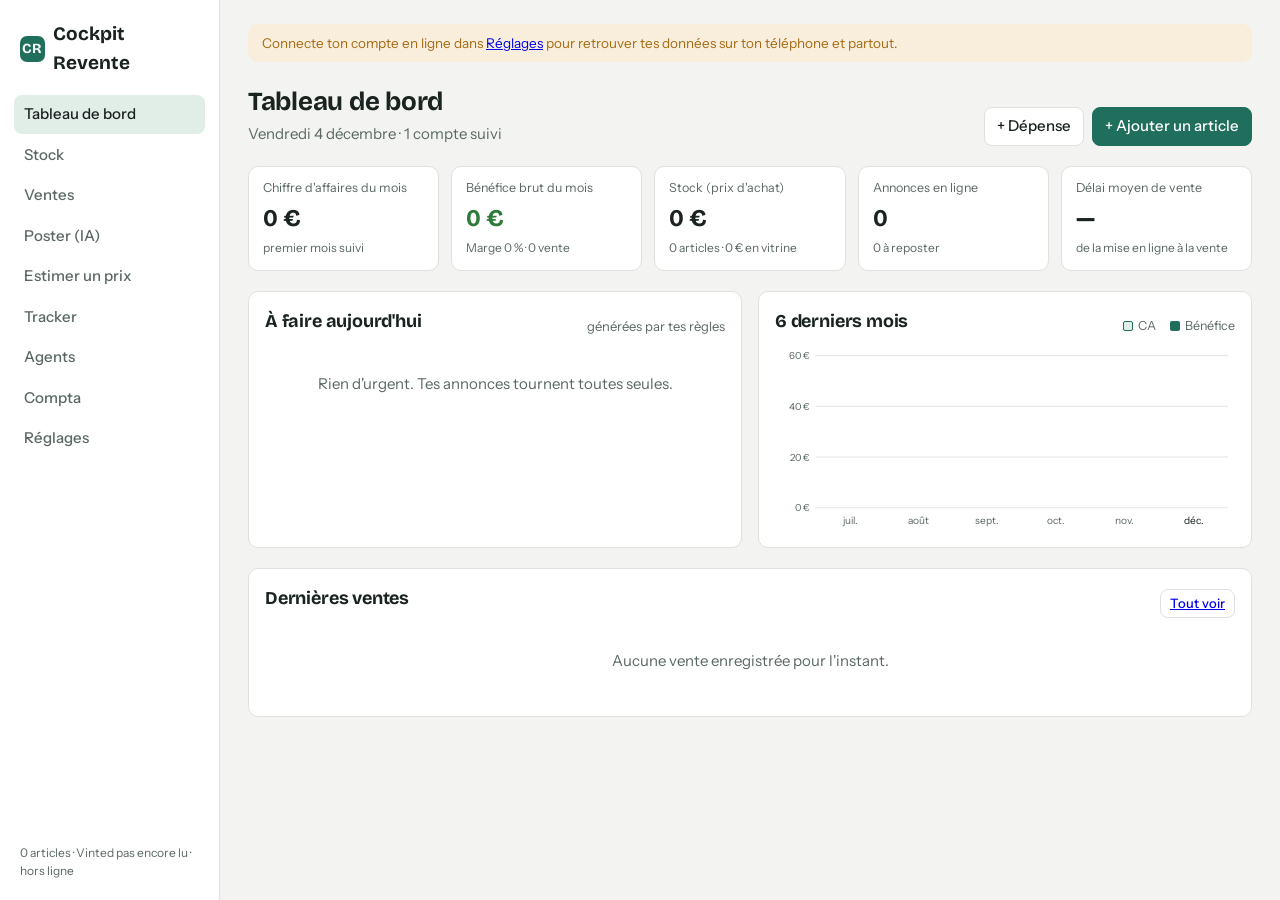
<file: extension/index.html>
<!DOCTYPE html>
<html lang="fr">
<head>
<meta charset="utf-8">
<meta name="viewport" content="width=device-width, initial-scale=1">
<title>Cockpit Revente</title>
<link rel="preconnect" href="https://fonts.googleapis.com">
<link rel="preconnect" href="https://fonts.gstatic.com" crossorigin>
<link href="https://fonts.googleapis.com/css2?family=Bricolage+Grotesque:opsz,wght@12..96,500;12..96,700&family=Instrument+Sans:wght@400;500;600&display=swap" rel="stylesheet">
<link rel="stylesheet" href="style.css">
</head>
<body>
<div class="app">
  <aside class="side">
    <div class="brand"><i>CR</i><span>Cockpit Revente</span></div>
    <nav id="nav"></nav>
    <div class="foot" id="syncState">Chargement…</div>
  </aside>
  <main id="main"></main>
</div>
<div id="modal"></div>
<input type="file" id="importIn" accept="application/json,.json" hidden>
<script src="sync-merge.js"></script>
<script src="cloud.js"></script>
<script src="app.js"></script>
</body>
</html>
</file>
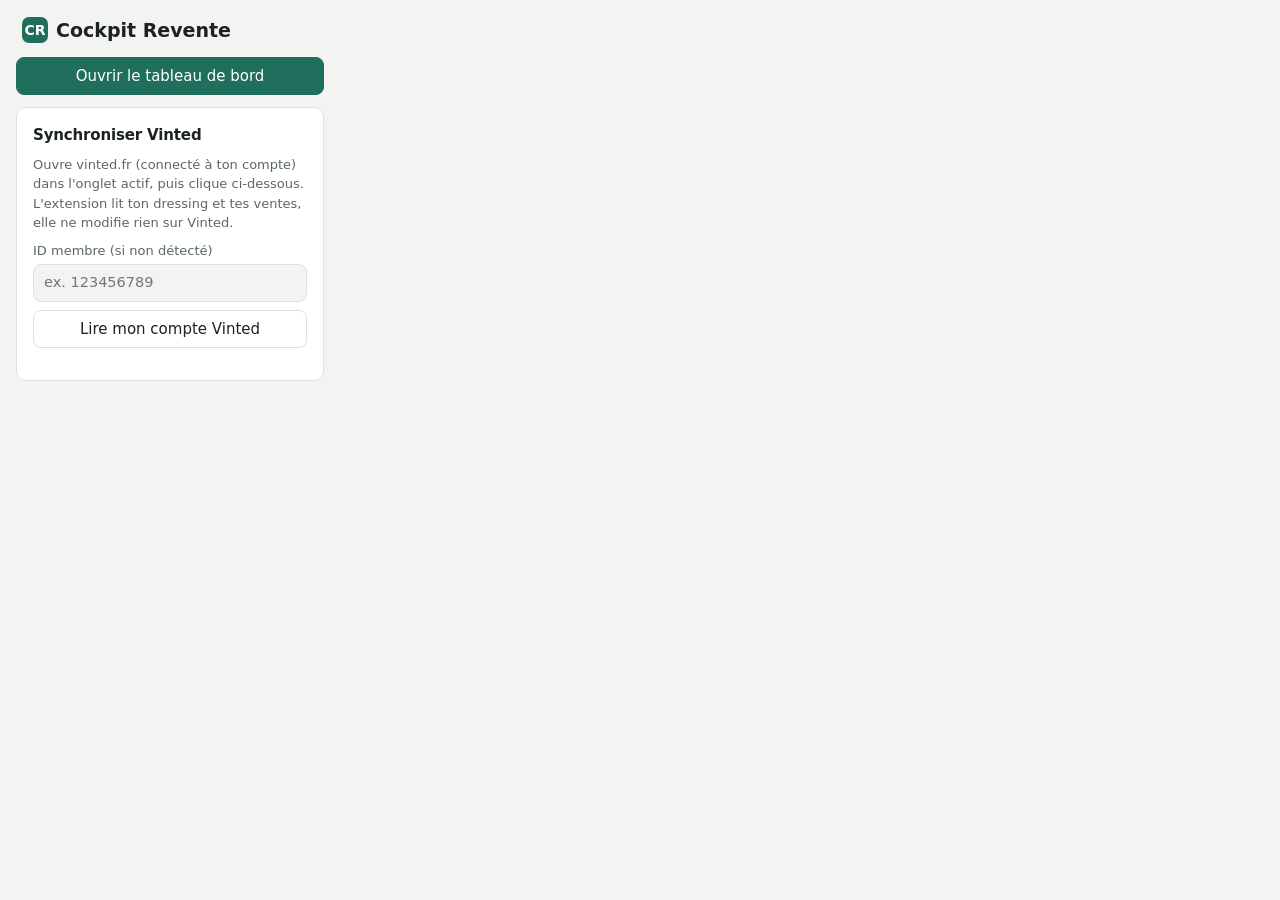
<file: extension/popup.html>
<!DOCTYPE html>
<html lang="fr">
<head>
<meta charset="utf-8">
<title>Cockpit Revente</title>
<link rel="stylesheet" href="style.css">
<style>
  body{width:340px;padding:16px;display:flex;flex-direction:column;gap:12px;height:auto}
  #log{font:12px/1.4 ui-monospace,Consolas,monospace;background:var(--bg);border:1px solid var(--line);border-radius:8px;padding:8px;max-height:160px;overflow:auto;white-space:pre-wrap;display:none}
  .btn{justify-content:center}
</style>
</head>
<body>
  <div class="brand"><i>CR</i><span>Cockpit Revente</span></div>
  <button class="btn pri" id="open">Ouvrir le tableau de bord</button>
  <div class="card" style="display:flex;flex-direction:column;gap:8px">
    <h3>Synchroniser Vinted</h3>
    <p class="note" id="hint" style="margin:0">Ouvre vinted.fr (connecté à ton compte) dans l'onglet actif, puis clique ci-dessous. L'extension lit ton dressing et tes ventes, elle ne modifie rien sur Vinted.</p>
    <label class="f">ID membre (si non détecté)<input type="text" id="uid" placeholder="ex. 123456789"></label>
    <button class="btn" id="sync">Lire mon compte Vinted</button>
    <p class="note" id="status" style="margin:0"></p>
    <div id="log"></div>
    <button class="btn sm ghost" id="copyLog" style="display:none">Copier le rapport</button>
    <p class="note" id="auto" style="margin:0"></p>
  </div>
<script src="sync-merge.js"></script>
<script src="cloud.js"></script>
<script src="vinted-read.js"></script>
<script src="popup.js"></script>
</body>
</html>
</file>
<file: extension/style.css>
/* Layout : barre latérale fixe + espace de travail ; tout est pensé comme un poste de pilotage de revendeur */
:root{
  --bg:#f3f4f1; --surface:#ffffff; --ink:#1a2320; --muted:#5b6862; --line:#dde2dc;
  --accent:#1f6f5c; --accent-ink:#ffffff; --accent-soft:#e1eee8;
  --good:#2d7a3a; --good-soft:#e3f1e5; --warn:#a86a12; --warn-soft:#f8eedb; --bad:#b83a2e; --bad-soft:#f8e3e0; --info:#2f5f9e; --info-soft:#e3ebf6;
  --f-display:"Bricolage Grotesque",ui-sans-serif,system-ui,sans-serif;
  --f-body:"Instrument Sans",ui-sans-serif,system-ui,-apple-system,"Segoe UI",sans-serif;
  --r:10px; color-scheme:light;
}
@media (prefers-color-scheme: dark){
  :root:not([data-theme="light"]){
    --bg:#111614; --surface:#19201d; --ink:#e6ece8; --muted:#97a59e; --line:#2a3430;
    --accent:#52b597; --accent-ink:#0d1a15; --accent-soft:#1d3830;
    --good:#6cc07a; --good-soft:#1c3122; --warn:#e0a54a; --warn-soft:#352a17; --bad:#ec7b6e; --bad-soft:#3a201c; --info:#7fa9e6; --info-soft:#1c2a3e;
    color-scheme:dark;
  }
}
:root[data-theme="dark"]{
  --bg:#111614; --surface:#19201d; --ink:#e6ece8; --muted:#97a59e; --line:#2a3430;
  --accent:#52b597; --accent-ink:#0d1a15; --accent-soft:#1d3830;
  --good:#6cc07a; --good-soft:#1c3122; --warn:#e0a54a; --warn-soft:#352a17; --bad:#ec7b6e; --bad-soft:#3a201c; --info:#7fa9e6; --info-soft:#1c2a3e;
  color-scheme:dark;
}
*{box-sizing:border-box}
html,body{height:100%;margin:0}
body{background:var(--bg);color:var(--ink);font:15px/1.5 var(--f-body);-webkit-font-smoothing:antialiased}
h1,h2,h3{font-family:var(--f-display);font-weight:700;margin:0;text-wrap:balance;letter-spacing:-.01em}
h1{font-size:26px} h2{font-size:18px} h3{font-size:15px}
button,input,select,textarea{font:inherit;color:inherit}
.num,td.n,.kpi b{font-variant-numeric:tabular-nums}
:focus-visible{outline:2px solid var(--accent);outline-offset:2px}
.app{display:grid;grid-template-columns:220px 1fr;min-height:100%}
.side{background:var(--surface);border-right:1px solid var(--line);padding:20px 14px;display:flex;flex-direction:column;gap:18px;position:sticky;top:0;height:100vh}
.brand{font-family:var(--f-display);font-weight:700;font-size:19px;display:flex;align-items:center;gap:8px;padding:0 6px}
.brand i{width:26px;height:26px;border-radius:7px;background:var(--accent);display:grid;place-items:center;color:var(--accent-ink);font-style:normal;font-size:14px}
nav{display:flex;flex-direction:column;gap:2px}
nav a{display:flex;justify-content:space-between;align-items:center;padding:8px 10px;border-radius:8px;color:var(--muted);text-decoration:none;font-weight:500}
nav a:hover{background:var(--bg);color:var(--ink)}
nav a.on{background:var(--accent-soft);color:var(--ink)}
nav a .badge{background:var(--accent);color:var(--accent-ink);font-size:11px;border-radius:99px;padding:0 7px;font-weight:600}
.side .foot{margin-top:auto;font-size:12px;color:var(--muted);padding:0 6px}
main{padding:24px 28px 60px;min-width:0;display:flex;flex-direction:column;gap:20px}
.head{display:flex;justify-content:space-between;align-items:flex-end;gap:12px;flex-wrap:wrap}
.head p{margin:2px 0 0;color:var(--muted)}
.card{background:var(--surface);border:1px solid var(--line);border-radius:var(--r);padding:16px}
.card h2{margin-bottom:10px}
.grid{display:grid;gap:16px}
.g2{grid-template-columns:repeat(2,minmax(0,1fr))}
.g3{grid-template-columns:repeat(3,minmax(0,1fr))}
.kpis{display:grid;grid-template-columns:repeat(auto-fit,minmax(150px,1fr));gap:12px}
.kpi{background:var(--surface);border:1px solid var(--line);border-radius:var(--r);padding:12px 14px}
.kpi span{display:block;color:var(--muted);font-size:12.5px}
.kpi b{font-family:var(--f-display);font-size:24px;font-weight:700;display:block;margin-top:2px}
.kpi small{color:var(--muted);font-size:12px}
.btn{border:1px solid var(--line);background:var(--surface);border-radius:8px;padding:7px 12px;cursor:pointer;font-weight:500;display:inline-flex;align-items:center;gap:6px;white-space:nowrap}
.btn:hover{border-color:var(--muted)}
.btn.pri{background:var(--accent);border-color:var(--accent);color:var(--accent-ink)}
.btn.pri:hover{filter:brightness(1.07)}
.btn.sm{padding:4px 9px;font-size:13px}
.btn.ghost{border-color:transparent;background:transparent}
.btn.danger{color:var(--bad)}
.btn:disabled{opacity:.5;cursor:default}
.row{display:flex;gap:8px;align-items:center;flex-wrap:wrap}
.sp{flex:1}
input[type=text],input[type=number],input[type=date],input[type=search],select,textarea{background:var(--bg);border:1px solid var(--line);border-radius:8px;padding:7px 10px;min-width:0}
textarea{width:100%;resize:vertical;min-height:80px}
label.f{display:flex;flex-direction:column;gap:4px;font-size:13px;color:var(--muted)}
label.f input,label.f select,label.f textarea{color:var(--ink);font-size:14.5px}
.form{display:grid;grid-template-columns:repeat(2,minmax(0,1fr));gap:12px}
.form .full{grid-column:1/-1}
.chips{display:flex;gap:6px;flex-wrap:wrap}
.chip{border:1px solid var(--line);background:var(--surface);border-radius:99px;padding:4px 11px;font-size:13px;cursor:pointer;color:var(--muted)}
.chip.on{background:var(--ink);color:var(--surface);border-color:var(--ink)}
.chip .c{opacity:.7;margin-left:4px}
.pill{display:inline-block;font-size:12px;font-weight:600;border-radius:99px;padding:1px 9px;white-space:nowrap}
.p-stock{background:var(--info-soft);color:var(--info)}
.p-listed{background:var(--accent-soft);color:var(--accent)}
.p-reserved{background:var(--warn-soft);color:var(--warn)}
.p-sold{background:var(--good-soft);color:var(--good)}
.p-to_ship{background:var(--warn-soft);color:var(--warn)}
.p-shipped{background:var(--info-soft);color:var(--info)}
.p-delivered,.p-done{background:var(--good-soft);color:var(--good)}
.tbl{overflow-x:auto;border:1px solid var(--line);border-radius:var(--r);background:var(--surface)}
table{border-collapse:collapse;width:100%;font-size:14px}
th{font-size:12px;font-weight:600;text-transform:uppercase;letter-spacing:.04em;color:var(--muted);text-align:left;padding:9px 10px;border-bottom:1px solid var(--line);white-space:nowrap;background:var(--surface)}
td{padding:9px 10px;border-bottom:1px solid var(--line);vertical-align:middle}
tr:last-child td{border-bottom:0}
td.n,th.n{text-align:right;white-space:nowrap}
tbody tr:hover{background:var(--bg)}
.t-title{font-weight:600}
.t-sub{color:var(--muted);font-size:12.5px}
.pos{color:var(--good)} .neg{color:var(--bad)} .mut{color:var(--muted)}
.age-old{color:var(--bad);font-weight:600} .age-mid{color:var(--warn);font-weight:600}
.bulk{position:sticky;top:8px;z-index:5;background:var(--ink);color:var(--surface);border-radius:var(--r);padding:8px 12px;display:flex;gap:8px;align-items:center;flex-wrap:wrap}
.bulk .btn{background:transparent;color:var(--surface);border-color:rgba(255,255,255,.25)}
:root[data-theme="dark"] .bulk .btn{border-color:rgba(0,0,0,.25)}
.bulk input{width:70px;background:transparent;color:var(--surface);border-color:rgba(128,128,128,.5)}
.tasks{display:flex;flex-direction:column}
.task{display:grid;grid-template-columns:6px 1fr auto;gap:12px;align-items:center;padding:10px 0;border-bottom:1px solid var(--line)}
.task:last-child{border-bottom:0}
.task .bar{align-self:stretch;border-radius:3px}
.task .bar.warn{background:var(--warn)} .task .bar.bad{background:var(--bad)} .task .bar.info{background:var(--info)} .task .bar.good{background:var(--accent)}
.task b{display:block}
.task small{color:var(--muted)}
.empty{text-align:center;color:var(--muted);padding:28px 12px}
.tabs{display:flex;gap:4px;border-bottom:1px solid var(--line);overflow-x:auto}
.tabs button{border:0;background:none;padding:9px 14px;cursor:pointer;color:var(--muted);font-weight:600;border-bottom:2px solid transparent;margin-bottom:-1px;white-space:nowrap}
.tabs button.on{color:var(--ink);border-color:var(--accent)}
.agent{display:flex;gap:12px;align-items:flex-start}
.agent .dot{width:9px;height:9px;border-radius:50%;background:var(--good);margin-top:7px;flex:none;box-shadow:0 0 0 4px var(--good-soft)}
.agent.off .dot{background:var(--muted);box-shadow:none}
.result{border-radius:var(--r);padding:14px;border:1px solid var(--line);background:var(--bg)}
.result.accept{border-color:var(--good);background:var(--good-soft)}
.result.counter{border-color:var(--warn);background:var(--warn-soft)}
.result.decline{border-color:var(--bad);background:var(--bad-soft)}
.msg{white-space:pre-wrap;background:var(--surface);border:1px solid var(--line);border-radius:8px;padding:10px 12px;font-size:14px}
.photos{display:flex;gap:8px;flex-wrap:wrap}
.photos img{width:74px;height:74px;object-fit:cover;border-radius:8px;border:1px solid var(--line)}
.drop{border:1.5px dashed var(--line);border-radius:var(--r);padding:18px;text-align:center;color:var(--muted);cursor:pointer;display:block}
.drop:hover{border-color:var(--accent)}
.plat{display:inline-block;font-size:11px;border:1px solid var(--line);border-radius:5px;padding:0 5px;margin:1px 2px 1px 0;color:var(--muted);white-space:nowrap}
.chart svg{width:100%;height:auto;display:block}
.legend{display:flex;gap:14px;font-size:12.5px;color:var(--muted)}
.legend i{display:inline-block;width:10px;height:10px;border-radius:2px;margin-right:5px;vertical-align:-1px}
.banner{background:var(--warn-soft);color:var(--warn);border-radius:var(--r);padding:9px 14px;font-size:13.5px}
.note{font-size:13px;color:var(--muted)}
.modal-bg{position:fixed;inset:0;background:rgba(10,15,13,.45);display:flex;align-items:flex-start;justify-content:center;padding:40px 16px;overflow:auto;z-index:50}
.modal{background:var(--surface);border-radius:14px;padding:20px;width:min(640px,100%);display:flex;flex-direction:column;gap:14px;border:1px solid var(--line)}
.modal .acts{display:flex;justify-content:flex-end;gap:8px}
.toast{position:fixed;bottom:20px;left:50%;transform:translateX(-50%);background:var(--ink);color:var(--surface);padding:9px 16px;border-radius:99px;font-size:14px;z-index:60}
.checks{display:flex;gap:6px;flex-wrap:wrap}
.checks label{display:flex;gap:5px;align-items:center;border:1px solid var(--line);border-radius:7px;padding:4px 9px;font-size:13.5px;color:var(--ink);cursor:pointer}
.funnel{display:grid;grid-template-columns:repeat(4,1fr);gap:8px}
.funnel div{border-radius:8px;padding:10px;background:var(--bg);text-align:center;cursor:pointer;border:1px solid transparent}
.funnel div.on{border-color:var(--accent)}
.funnel b{font-family:var(--f-display);font-size:22px;display:block}
.funnel span{font-size:12.5px;color:var(--muted)}
@media (max-width:900px){
  .app{grid-template-columns:minmax(0,1fr)}
  .side,nav{min-width:0}
  .side{position:sticky;top:0;height:auto;flex-direction:row;align-items:center;padding:10px 16px;z-index:20;border-right:0;border-bottom:1px solid var(--line);gap:12px}
  .side .foot{display:none}
  nav{flex-direction:row;overflow-x:auto;gap:2px}
  nav a{white-space:nowrap;padding:6px 10px}
  nav a .badge{margin-left:6px}
  .brand span{display:none}
  main{padding:18px 16px 60px}
  .g2,.g3{grid-template-columns:1fr}
}
@media (max-width:520px){
  .form{grid-template-columns:1fr}
  .funnel{grid-template-columns:repeat(2,1fr)}
  h1{font-size:22px}
}
@media (prefers-reduced-motion:reduce){*{transition:none!important;animation:none!important}}

.thumb{width:40px;height:40px;border-radius:6px;object-fit:cover;border:1px solid var(--line);flex:none}
.tcell{display:flex;gap:10px;align-items:center}
.warnpill{background:var(--warn-soft);color:var(--warn)}
.trk{display:grid;grid-template-columns:260px minmax(0,1fr);gap:16px;align-items:start}
.trk-side{display:flex;flex-direction:column;gap:12px;position:sticky;top:12px}
.trk-list{display:flex;flex-direction:column;gap:2px}
.trk-item{display:flex;flex-direction:column;align-items:flex-start;gap:1px;text-align:left;border:0;background:none;padding:8px 10px;border-radius:8px;cursor:pointer;color:var(--ink)}
.trk-item:hover{background:var(--bg)}
.trk-item.on{background:var(--accent-soft)}
.tgrid{display:grid;grid-template-columns:repeat(auto-fill,minmax(300px,1fr));gap:12px}
.tcard{display:grid;grid-template-columns:116px 1fr;gap:12px;background:var(--surface);border:1px solid var(--line);border-radius:var(--r);padding:10px;min-height:150px}
.tphoto{position:relative;border-radius:8px;overflow:hidden;background:var(--bg);aspect-ratio:3/4}
.tphoto img{width:100%;height:100%;object-fit:cover;display:block}
.tfav{position:absolute;top:6px;left:6px;background:rgba(0,0,0,.62);color:#fff;font-size:11.5px;border-radius:99px;padding:1px 7px}
.tbody{display:flex;flex-direction:column;gap:3px;min-width:0}
.tbody .t-title{overflow:hidden;text-overflow:ellipsis;display:-webkit-box;-webkit-line-clamp:2;-webkit-box-orient:vertical}
.tprice{font-family:var(--f-display);font-size:19px}
.tlink{font-size:13px;color:var(--info);text-decoration:none;margin-top:4px}
.tlink:hover{text-decoration:underline}
.tstar{padding:0 6px;font-size:16px;color:var(--muted)}
.tstar.on{color:var(--warn)}
@media (max-width:900px){.trk{grid-template-columns:minmax(0,1fr)}.trk-side{position:static}.tgrid{grid-template-columns:minmax(0,1fr)}}
</file>
